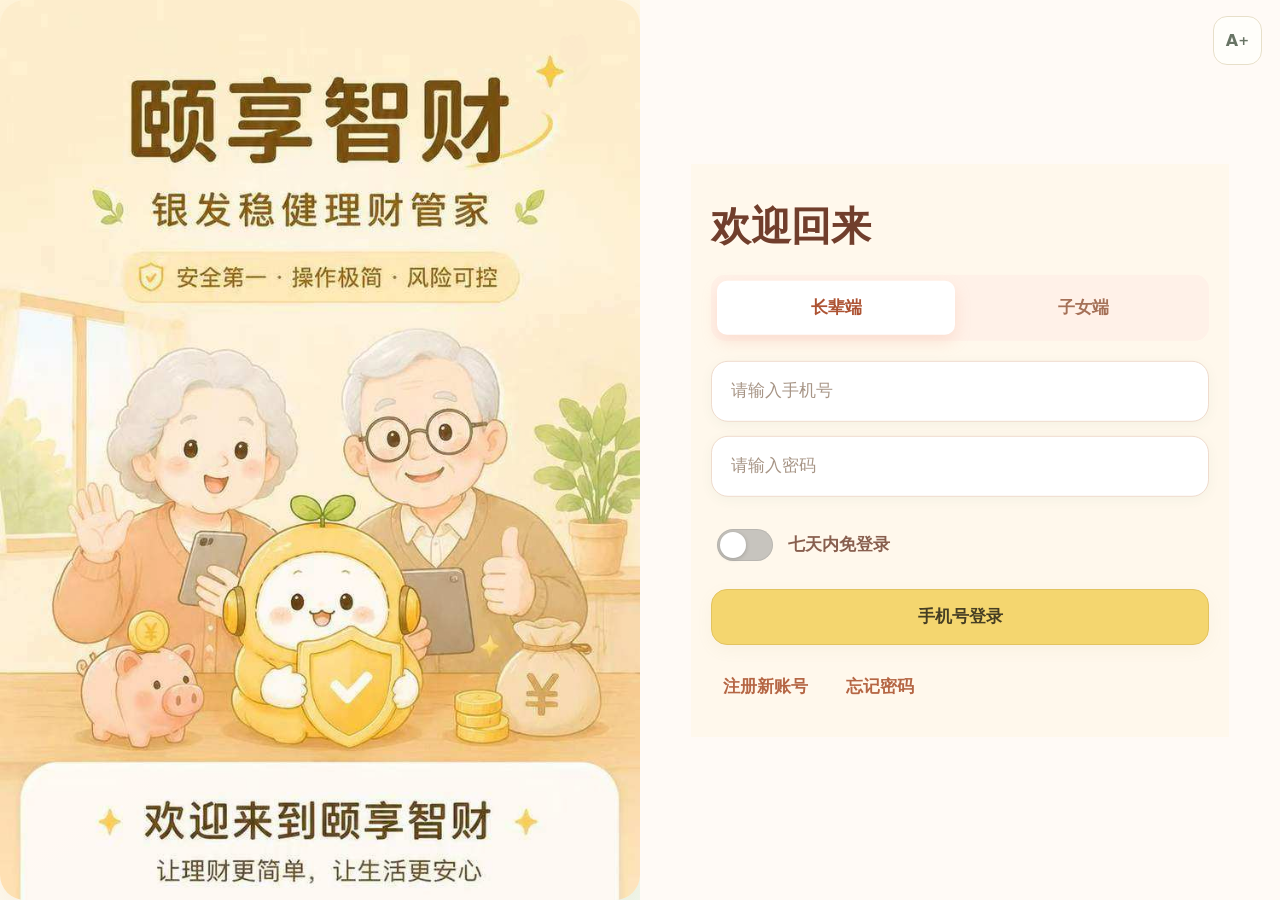
<file: site/index.html>
<!doctype html><html lang="zh-CN" data-font="normal"><head>
<meta charset="utf-8"><meta name="viewport" content="width=device-width,initial-scale=1,viewport-fit=cover"><meta name="color-scheme" content="light">
<meta name="theme-color" content="#fff7ef"><title>颐享智财 · 银发稳健理财管家</title>
<meta name="description" content="颐享智财，查看账本、持仓、银行净值与官方资讯，也可以和家人留言。">
<link rel="stylesheet" href="legacy.css?v=20261118-complete-r1"><link rel="stylesheet" href="theme.css?v=20261118-complete-r1"><link rel="stylesheet" href="premium.css?v=20261118-complete-r1"><link rel="stylesheet" href="cute.css?v=20261118-complete-r1"><link rel="stylesheet" href="refined.css?v=20261118-complete-r1"><link rel="stylesheet" href="sunny.css?v=20261118-complete-r1"><link rel="stylesheet" href="atelier.css?v=20261118-complete-r1"><link rel="stylesheet" href="wp-polish.css?v=20261118-complete-r1"><link rel="stylesheet" href="mini-parity.css?v=20261118-complete-r1"><link rel="stylesheet" href="patterns.css?v=20261118-complete-r1"><link rel="stylesheet" href="flow-layout.css?v=20261118-complete-r1"><link rel="stylesheet" href="reliability.css?v=20261118-complete-r1">
<link rel="stylesheet" href="brand-ppt.css?v=20261119-responsive-r1">
</head><body>
<div class="premium-ambient" aria-hidden="true"><div class="ambient-mesh"></div><div class="ambient-glow glow-a"></div><div class="ambient-glow glow-b"></div></div>
<div id="nav-scrim" class="nav-scrim"></div>
<div class="site-layout">
  <aside class="side-nav" id="side-nav">
    <div class="identity" id="logo-click" role="button" tabindex="0" aria-label="颐享智财返回首页"><div class="identity-logo"><svg width="30" height="30" viewBox="0 0 36 36" fill="none" aria-hidden="true"><path d="M18 3C9.7 3 3 9.7 3 18s6.7 15 15 15 15-6.7 15-15S26.3 3 18 3Z" stroke="currentColor" stroke-width="1.5"/><path d="M10 24c4-1 6-4 8-12 2 8 4 11 8 12M12 16c3 2 9 2 12 0" stroke="currentColor" stroke-width="2" stroke-linecap="round"/></svg></div><div><strong>颐享智财</strong></div></div>
    <div class="side-deco"><img class="cute-side-mascot" src="assets/brand/xiaoxiang-original.png" alt="" aria-hidden="true"></div>
    <label class="nav-search"><span>⌕</span><input id="site-search" type="search" placeholder="搜索功能" aria-label="搜索功能"></label>
    <nav id="main-nav" class="nav-list" aria-label="全部功能导航"></nav>

  </aside>
  <div class="content-column">
    <header class="top-head" id="top-head">
      <div class="top-left"><button class="hamburger" id="nav-mobile-toggle" aria-label="打开导航"><span></span><span></span><span></span></button><div><div class="breadcrumbs">颐享智财 <span> / </span> <strong id="page-subtitle">欢迎回来</strong></div></div></div>
      <div class="top-actions"><button id="font-change" class="circle-tool" title="切换全局字体大小" aria-label="字体大小">A<span>+</span></button><button id="roleswitch" class="role-pill"><span>◉</span><span id="role-label">长辈安心端</span></button><button id="logout-top" class="circle-tool exit-tool" title="退出登录">⇥</button></div>
    </header>
    <div id="login-chrome" class="login-chrome"><div class="login-art"><div class="login-graphic"><img src="assets/ui/login_bg.jpg" alt="原版小享和爷爷奶奶插画"></div><h1>记账、看资讯<br><em>也能和家人聊聊。</em></h1></div></div>
    <main class="main-scroll" id="main-scroll"><div class="page-frame"><div id="yx-render" class="yx-page" aria-live="polite"></div></div></main>
    <nav class="mobile-nav" id="mobile-nav" aria-label="手机端快速导航"></nav>
  </div>
</div>
<div id="toast" role="status"></div>
<div id="loading-overlay" class="hidden" role="status"><div class="loader"></div><span>正在处理</span></div>
<div id="dialog-overlay" class="modal-cover hidden" role="dialog" aria-modal="true"><section class="dialog-box"><span class="dialog-glow">✦</span><h3 id="dialog-title">提示</h3><p id="dialog-desc"></p><div class="dialog-actions"><button id="dialog-cancel">取消</button><button id="dialog-okay">确定</button></div></section></div>
<div id="action-sheet" class="action-sheet hidden"></div><span id="error-indicator" hidden></span>
<script src="release.js?v=20261118-complete-r1"></script><script src="modules.js?v=20261118-complete-r1"></script><script src="templates.js?v=20261119-ppt-capture-r1"></script><script src="vendor/hls.light.min.js?v=20261118-complete-r1"></script><script src="media.js?v=20261118-complete-r1"></script><script src="maps.js?v=20261118-complete-r1"></script><script src="dom-patch.js?v=20261118-complete-r1"></script><script src="compat.js?v=20261118-complete-r1"></script><script src="premium.js?v=20261118-complete-r1"></script><script src="cute.js?v=20261118-complete-r1"></script><script src="refined.js?v=20261118-complete-r1"></script><script src="sunny.js?v=20261118-complete-r1"></script><script src="patterns.js?v=20261118-complete-r1"></script><script src="motion.js?v=20261118-complete-r1"></script><script src="flow-layout.js?v=20261118-complete-r1"></script><script src="family-sync.js?v=20261118-complete-r1"></script><script src="module-art.js?v=20261119-template-r2"></script>
</body></html>
</file>
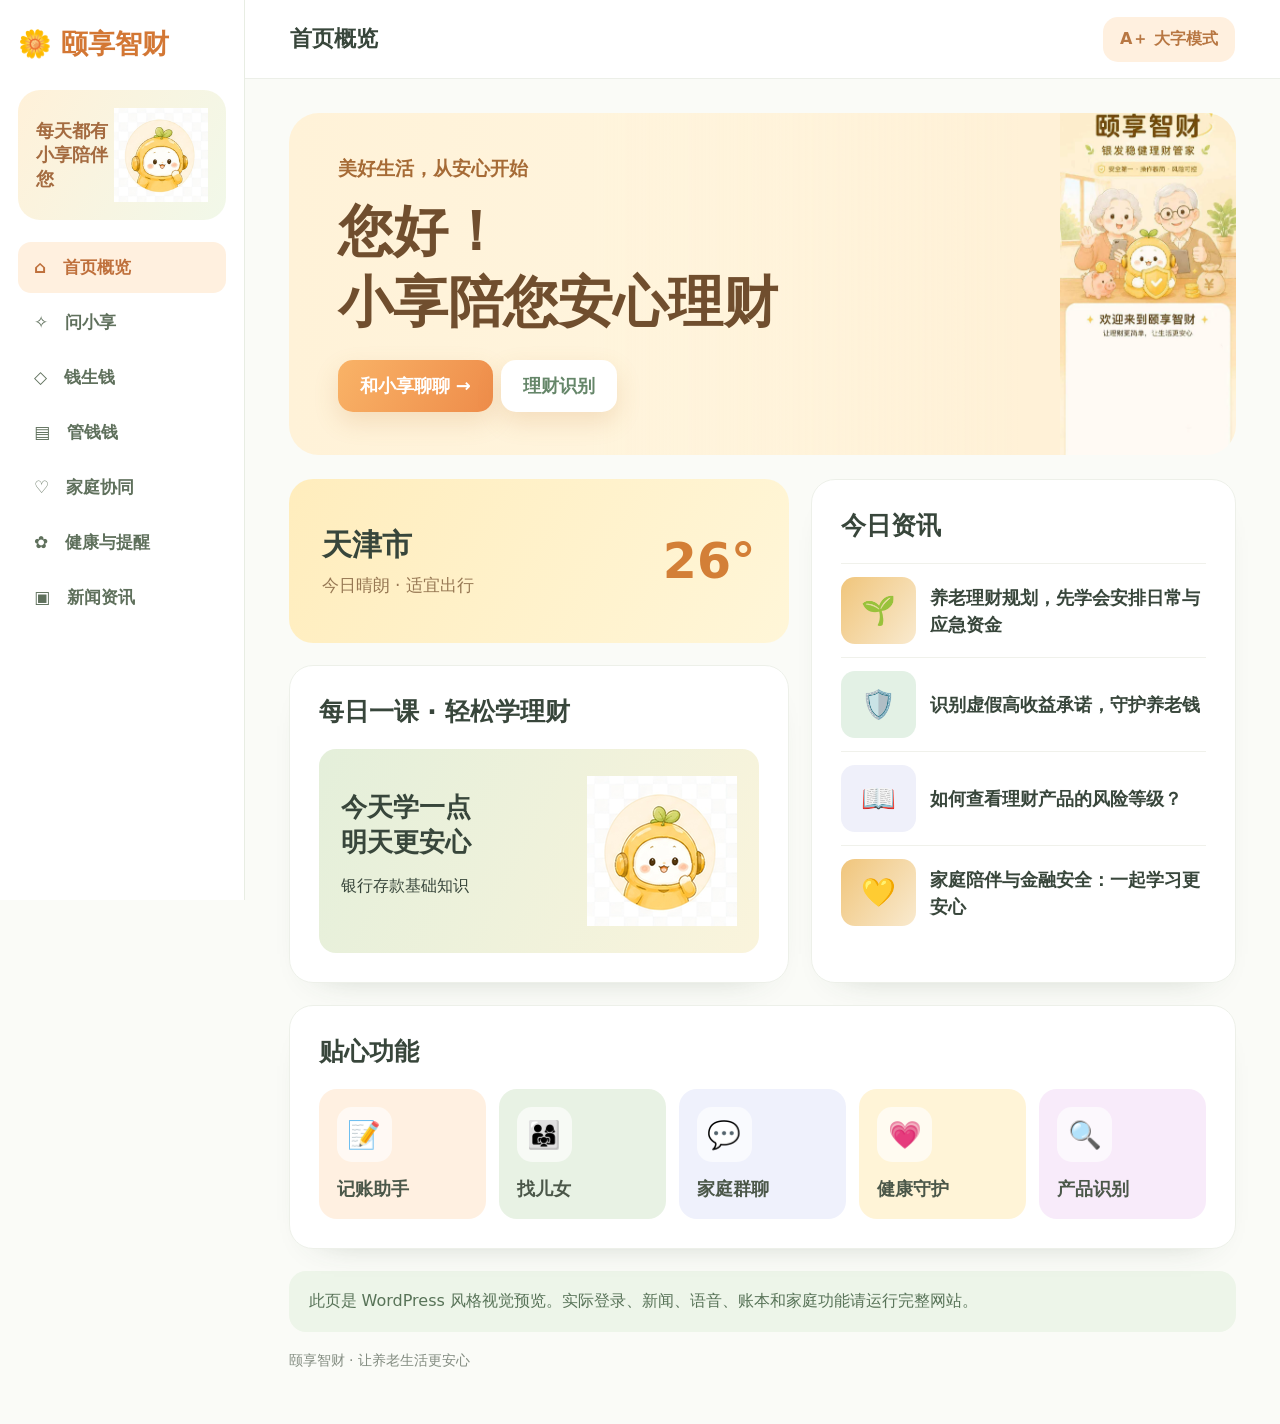
<file: site/设计预览.html>
<!doctype html><html lang="zh-CN"><head><meta charset="utf-8"><meta name="viewport" content="width=device-width,initial-scale=1"><title>颐享智财 · WordPress 组件精修预览</title><style>
:root{font-family:system-ui,'Microsoft YaHei',sans-serif;color:#38463b;background:#fafbf7}*{box-sizing:border-box}body{margin:0}button{font:inherit;cursor:pointer;border:0}aside{background:#fff;border-right:1px solid #e8ede3;padding:26px 18px;width:245px;position:sticky;top:0;height:100vh;overflow-y:auto}.app{display:flex}.logo{font-size:27px;font-weight:900;color:#d37734;margin:0 0 28px}.mascot{background:linear-gradient(120deg,#fff1d9,#f1f8e9);border-radius:22px;padding:18px;display:flex;align-items:center;min-height:124px;margin-bottom:22px}.mascot img{width:94px;margin-left:auto}.mascot strong{color:#a46b40;font-size:18px}.nav{display:block;text-align:left;padding:14px 16px;margin:4px 0;width:100%;border-radius:13px;background:transparent;font-size:17px;font-weight:700;color:#5f705c}.nav.active{background:#fff0df;color:#bf703c}.nav:hover{background:#f1f6ec}.right{flex:1;min-width:0}.header{height:79px;background:#fff;border-bottom:1px solid #ecefe8;display:flex;align-items:center;justify-content:space-between;padding:0 45px}.header h3{font-size:22px;margin:0}.mode{background:#fff0df;color:#b87743;border-radius:15px;padding:12px 17px;font-weight:700}.content{padding:34px clamp(20px,3.4vw,52px);max-width:1550px;margin:auto}.hero{position:relative;isolation:isolate;min-height:342px;border-radius:30px;background:linear-gradient(90deg,#fff2d8 0%,#fff4dc 32%,#fff4dcc9 52%,#fff4dc00 77%),url('assets/ui/login_bg.jpg') right center/auto 112% no-repeat,#fff1d7;display:flex;flex-direction:column;justify-content:center;padding:42px 49px;overflow:hidden}.hero .eyebrow{font-size:19px;font-weight:750;color:#a66b36}.hero h1{font-size:clamp(35px,4.3vw,57px);max-width:570px;color:#704e2e;line-height:1.28;margin:14px 0 23px}.btn{display:inline-flex;gap:8px;background:linear-gradient(120deg,#f9b367,#ee8c4a);padding:14px 22px;color:#fff;font-weight:800;border-radius:15px;font-size:18px;box-shadow:0 10px 25px #c7813830;transition:transform .25s,box-shadow .25s}.btn:hover{transform:translateY(-4px);box-shadow:0 15px 27px #c7813850}.btn2{background:white;color:#658669;margin-left:8px}.layout{display:grid;grid-template-columns:1.08fr .92fr;gap:22px;margin-top:24px}.weather{border-radius:24px;background:linear-gradient(120deg,#ffedbd,#fff6d8);padding:30px 33px;display:flex;align-items:center;justify-content:space-between;min-height:164px}.weather b{font-size:30px}.weather p{margin:8px 0 0;color:#977854;font-size:17px}.weather strong{color:#d37f37;font-size:49px}.card{background:#fff;border:1px solid #edf0e9;border-radius:24px;box-shadow:0 16px 36px -32px #354d3a73;padding:29px}.card h2{margin:0 0 21px;font-size:25px}.news{grid-row:span 2}.story{display:flex;align-items:center;gap:14px;padding:13px 0;border-top:1px solid #f0f1eb;min-height:85px;font-size:18px;line-height:1.5;font-weight:700}.story .thumb{width:75px;height:67px;border-radius:14px;flex-shrink:0;background:linear-gradient(125deg,#f0c57b,#f9eacf);display:grid;place-items:center;font-size:28px}.story:nth-of-type(2) .thumb{background:#e3f1e5}.story:nth-of-type(3) .thumb{background:#eff0fa}.lesson .poster{height:204px;border-radius:17px;background:linear-gradient(115deg,#e4efda,#faf4dc);display:flex;justify-content:space-between;align-items:center;padding:22px;overflow:hidden}.lesson .poster img{max-height:170px;max-width:47%}.lesson .poster b{font-size:26px}.services{grid-column:1/-1}.tiles{display:grid;grid-template-columns:repeat(5,1fr);gap:13px}.tile{background:#fff0e1;padding:18px;border-radius:18px;min-height:130px;display:flex;flex-direction:column;justify-content:space-between;align-items:start;font-size:18px;font-weight:800;color:#4b5749;transition:transform .26s,box-shadow .26s}.tile:hover{transform:translateY(-5px);box-shadow:0 12px 30px #9aaf963b}.tile:nth-child(5n+2){background:#e8f2e4}.tile:nth-child(5n+3){background:#eff1fc}.tile:nth-child(5n+4){background:#fff4d7}.tile:nth-child(5n+5){background:#f8ebfa}.emoji{background:#ffffffa6;display:grid;place-items:center;font-size:27px;width:55px;height:55px;border-radius:15px}.note{padding:20px;background:#edf5e9;border-radius:17px;margin-top:22px;font-size:16px;color:#587358}.footer{padding:20px 0;color:#838c81;font-size:14px}.fade{animation:enter .7s cubic-bezier(.22,1,.36,1) both}@keyframes enter{from{opacity:0;transform:translateY(18px)}to{opacity:1;transform:none}}@media(max-width:1050px){aside{width:190px}.tiles{grid-template-columns:repeat(3,1fr)}.hero{background-size:auto 102%}.header{padding:0 25px}}@media(max-width:740px){aside{display:none}.header{padding:0 18px;height:65px}.content{padding:15px 13px}.hero{min-height:258px;padding:25px 20px;background:linear-gradient(90deg,#fff2d8 0%,#fff2d8ee 39%,#fff2d86a 70%,transparent),url('assets/ui/login_bg.jpg') right -37px bottom/auto 80% no-repeat,#fff1d9}.hero h1{font-size:31px;margin:10px 0 17px;max-width:235px}.hero .eyebrow{font-size:16px}.btn{font-size:16px;padding:11px 14px}.layout{display:flex;flex-direction:column;gap:15px;margin-top:15px}.card{padding:20px}.card h2{font-size:23px}.tiles{grid-template-columns:repeat(2,1fr);gap:10px}.tile{min-height:113px;padding:14px;font-size:17px}.weather{padding:21px;min-height:132px}.weather strong{font-size:39px}.weather b{font-size:25px}.story{font-size:16.5px}.footer{font-size:13px}}@media(prefers-reduced-motion:reduce){.fade{animation:none}.btn,.tile{transition:none}}
</style></head><body><div class="app"><aside><div class="logo">🌼 颐享智财</div><div class="mascot"><strong>每天都有<br>小享陪伴您</strong><img src="assets/brand/xiaoxiang-original.png" alt="小享"></div><button class="nav active" data-page="首页概览">⌂　首页概览</button><button class="nav" data-page="问小享">✧　问小享</button><button class="nav" data-page="钱生钱">◇　钱生钱</button><button class="nav" data-page="管钱钱">▤　管钱钱</button><button class="nav" data-page="家庭协同">♡　家庭协同</button><button class="nav" data-page="健康与提醒">✿　健康与提醒</button><button class="nav" data-page="新闻资讯">▣　新闻资讯</button></aside><div class="right"><header class="header"><h3 id="heading">首页概览</h3><button class="mode" id="font">A＋ 大字模式</button></header><div class="content"><section class="hero fade"><span class="eyebrow">美好生活，从安心开始</span><h1>您好！<br>小享陪您安心理财</h1><div><button class="btn" onclick="select('问小享')">和小享聊聊 →</button><button class="btn btn2" onclick="select('钱生钱')">理财识别</button></div></section><div class="layout"><section class="weather fade"><div><b>天津市</b><p>今日晴朗 · 适宜出行</p></div><strong>26°</strong></section><section class="card news fade"><h2>今日资讯</h2><div class="story"><div class="thumb">🌱</div><div>养老理财规划，先学会安排日常与应急资金</div></div><div class="story"><div class="thumb">🛡️</div><div>识别虚假高收益承诺，守护养老钱</div></div><div class="story"><div class="thumb">📖</div><div>如何查看理财产品的风险等级？</div></div><div class="story"><div class="thumb">💛</div><div>家庭陪伴与金融安全：一起学习更安心</div></div></section><section class="card lesson fade"><h2>每日一课 · 轻松学理财</h2><div class="poster"><div><b>今天学一点<br>明天更安心</b><p>银行存款基础知识</p></div><img src="assets/brand/xiaoxiang-original.png" alt="小享"></div></section><section class="card services fade"><h2>贴心功能</h2><div class="tiles"><button class="tile" onclick="select('管钱钱')"><span class="emoji">📝</span>记账助手</button><button class="tile" onclick="select('家庭协同')"><span class="emoji">👨‍👩‍👧</span>找儿女</button><button class="tile" onclick="select('家庭协同')"><span class="emoji">💬</span>家庭群聊</button><button class="tile" onclick="select('健康与提醒')"><span class="emoji">💗</span>健康守护</button><button class="tile" onclick="select('钱生钱')"><span class="emoji">🔍</span>产品识别</button></div></section></div><div class="note">此页是 WordPress 风格视觉预览。实际登录、新闻、语音、账本和家庭功能请运行完整网站。</div><div class="footer">颐享智财 · 让养老生活更安心</div></div></div></div><script>function select(v){document.querySelector('#heading').textContent=v;document.querySelectorAll('.nav').forEach(x=>x.classList.toggle('active',x.dataset.page===v));document.querySelector('.content').scrollIntoView({behavior:'smooth'});}document.querySelectorAll('.nav').forEach(x=>x.onclick=()=>select(x.dataset.page));document.querySelector('#font').onclick=()=>{let large=document.body.classList.toggle('large');document.body.style.zoom=large?'1.08':'1';document.querySelector('#font').textContent=large?'A－ 标准模式':'A＋ 大字模式'}</script></body></html>
</file>
